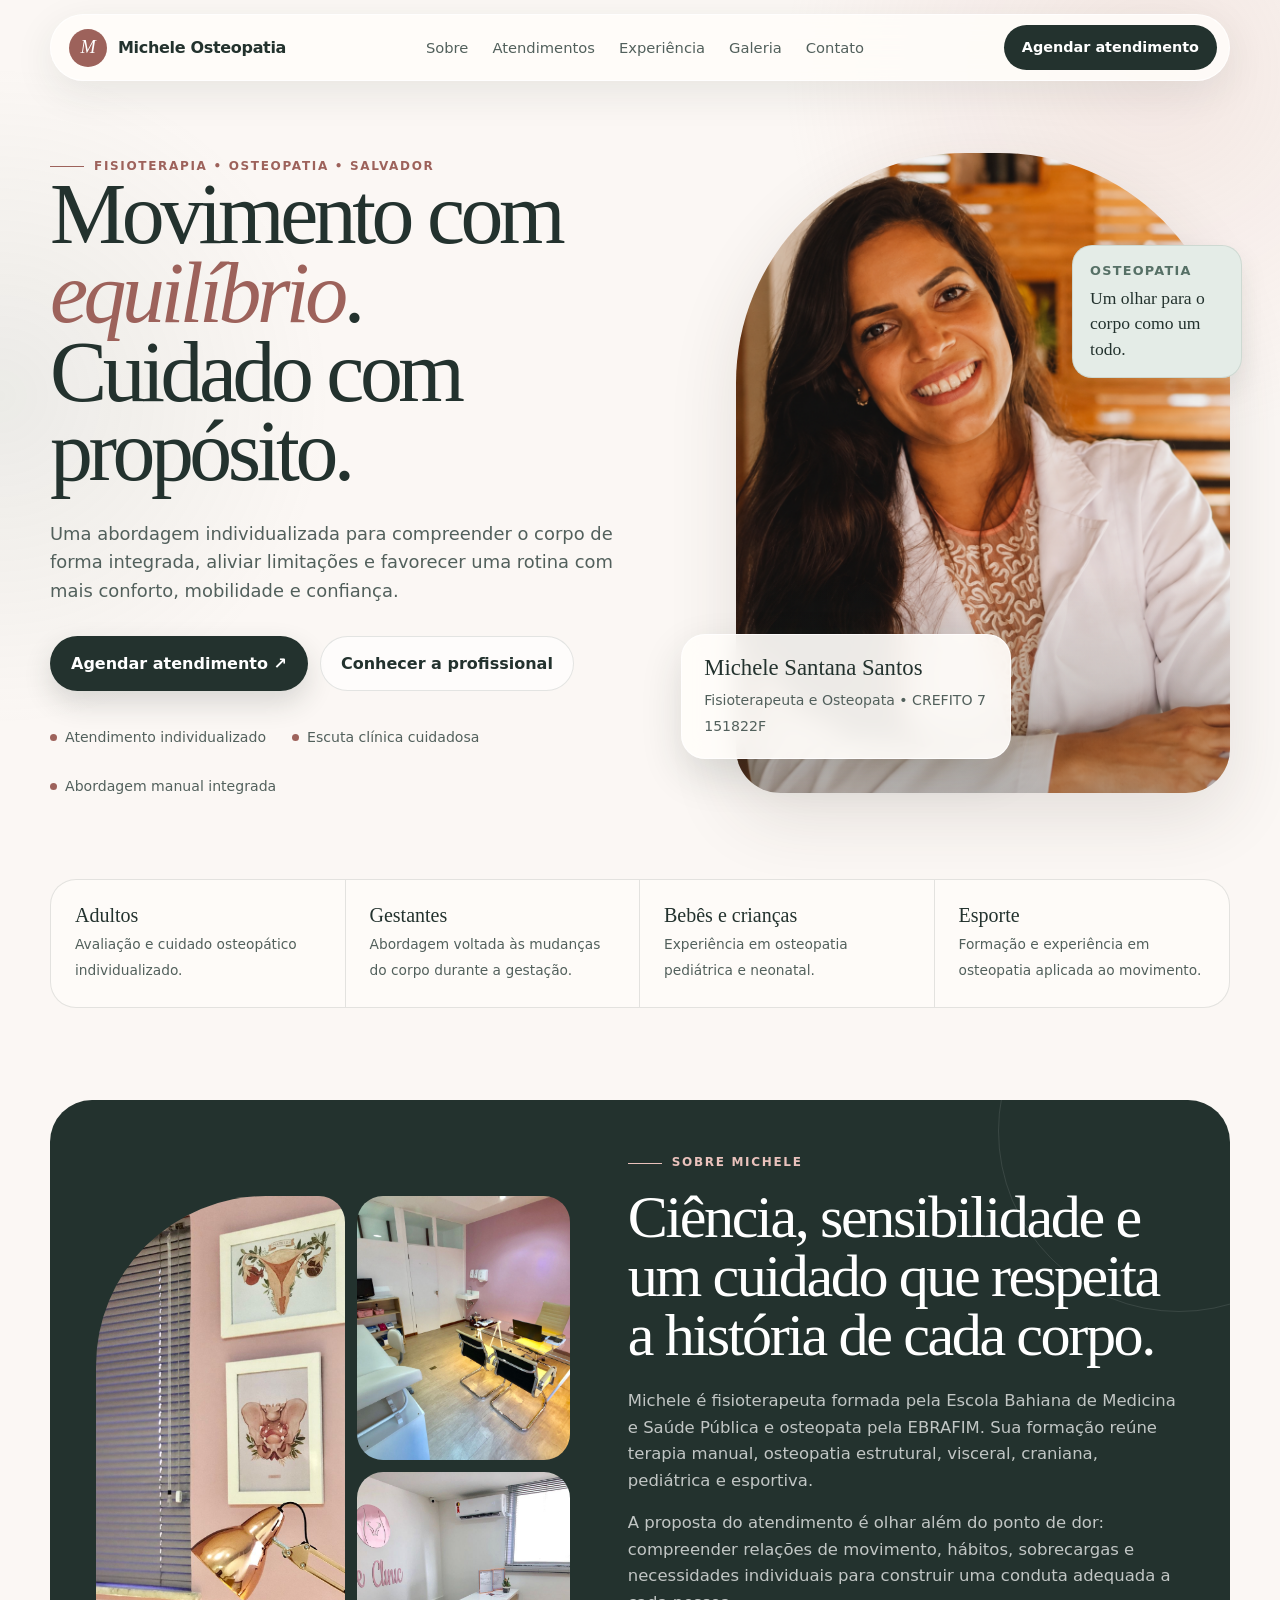
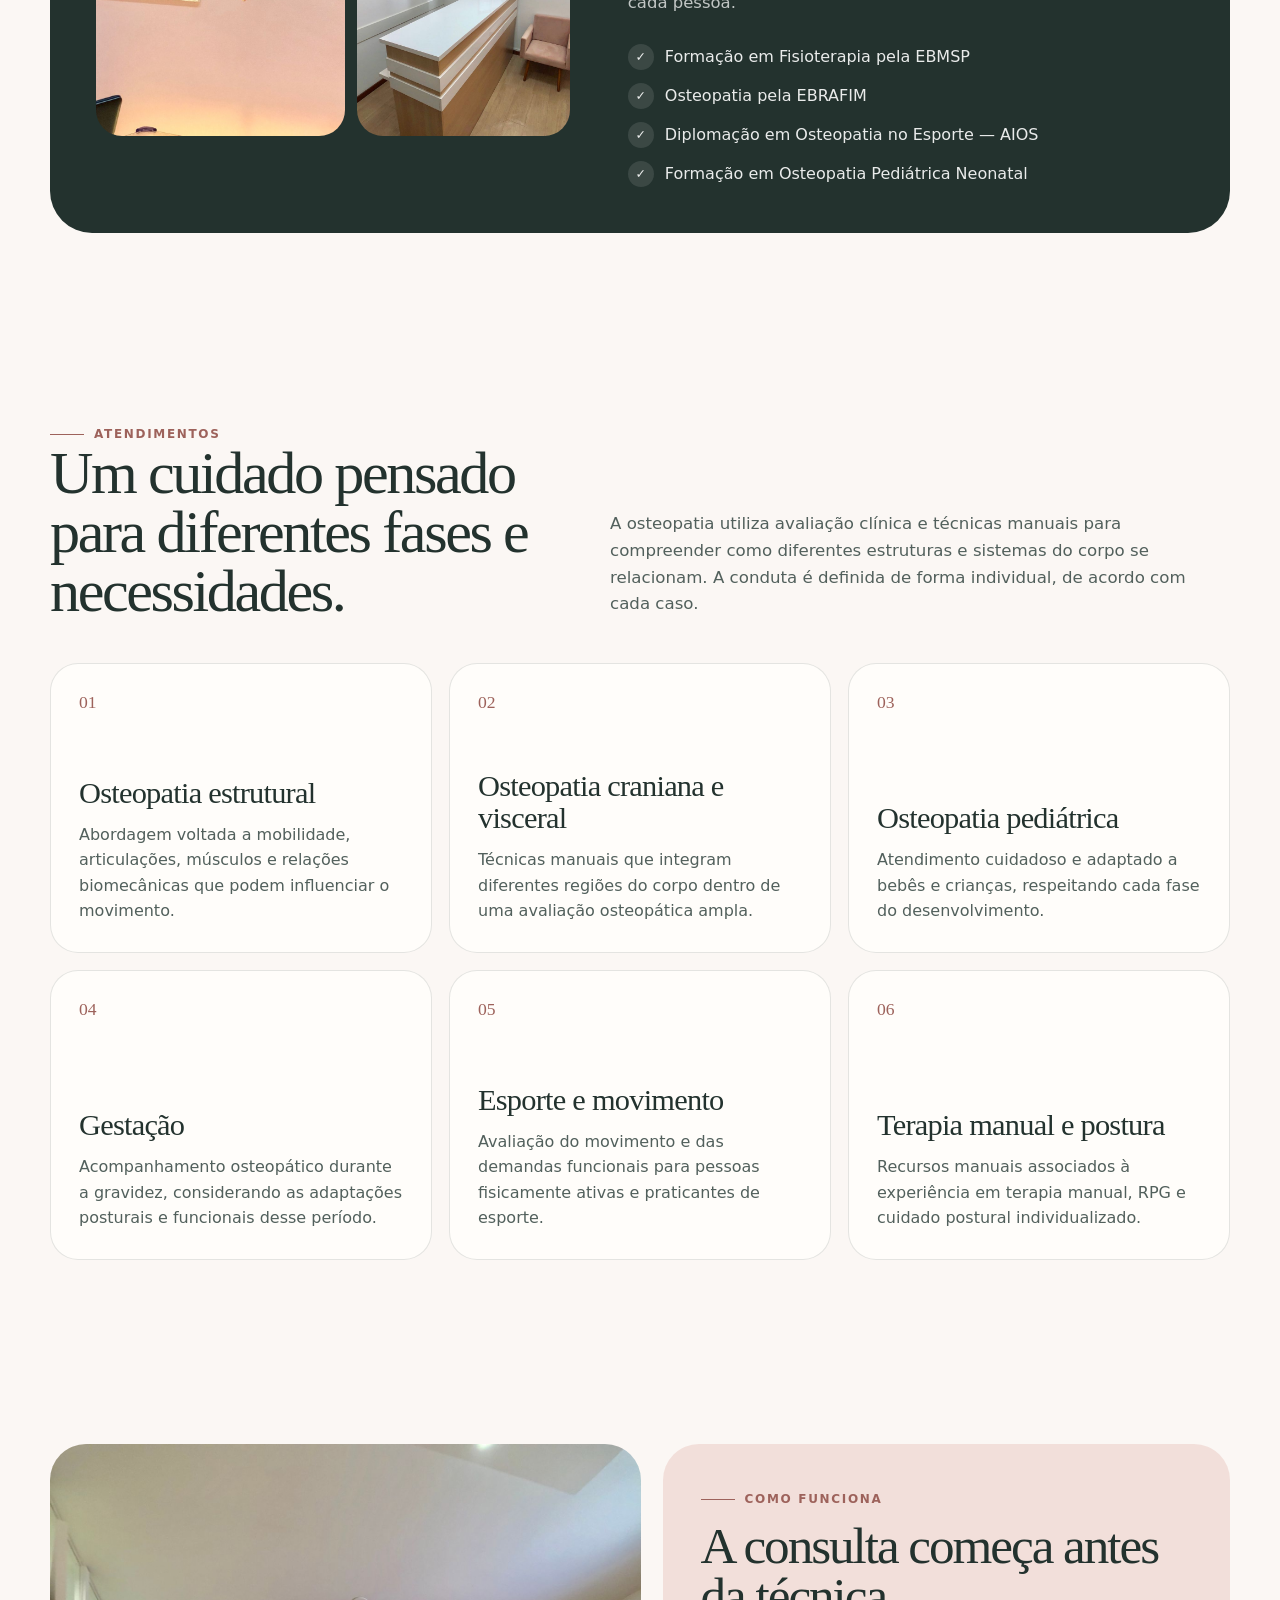
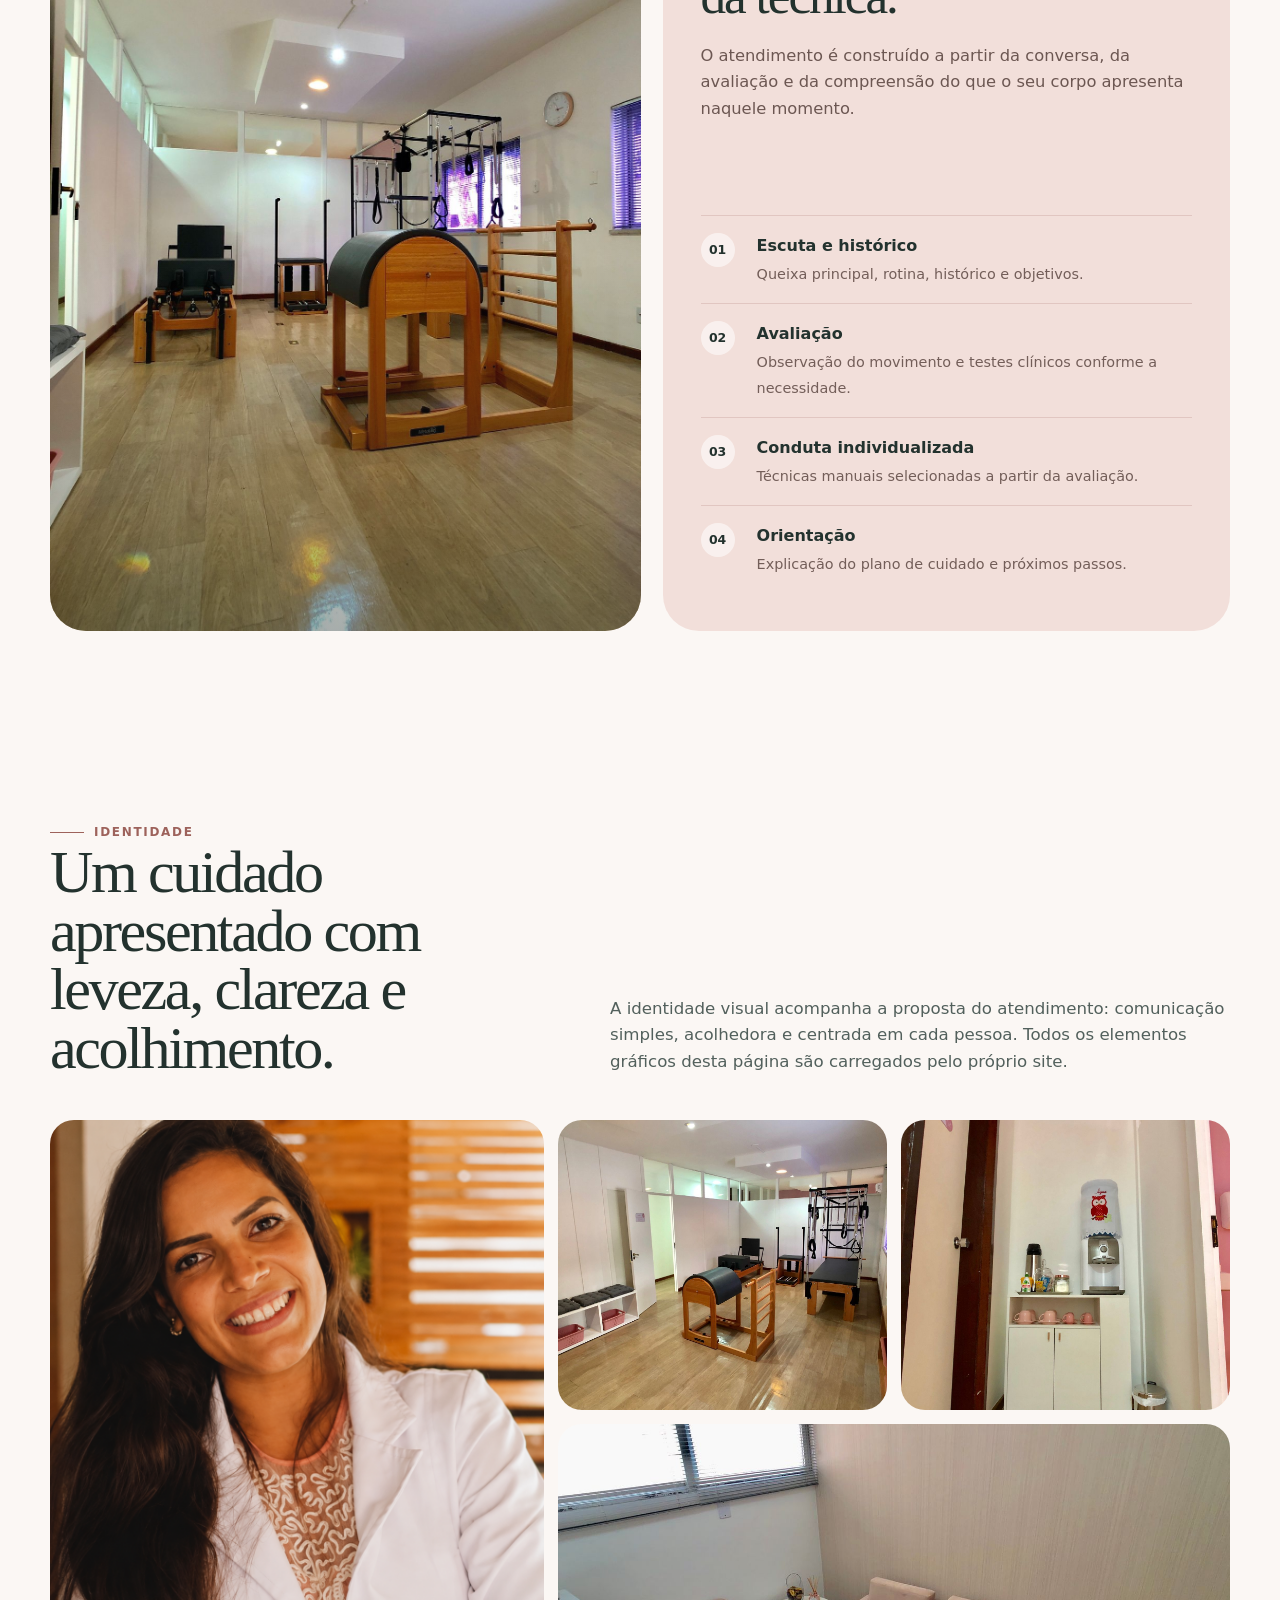
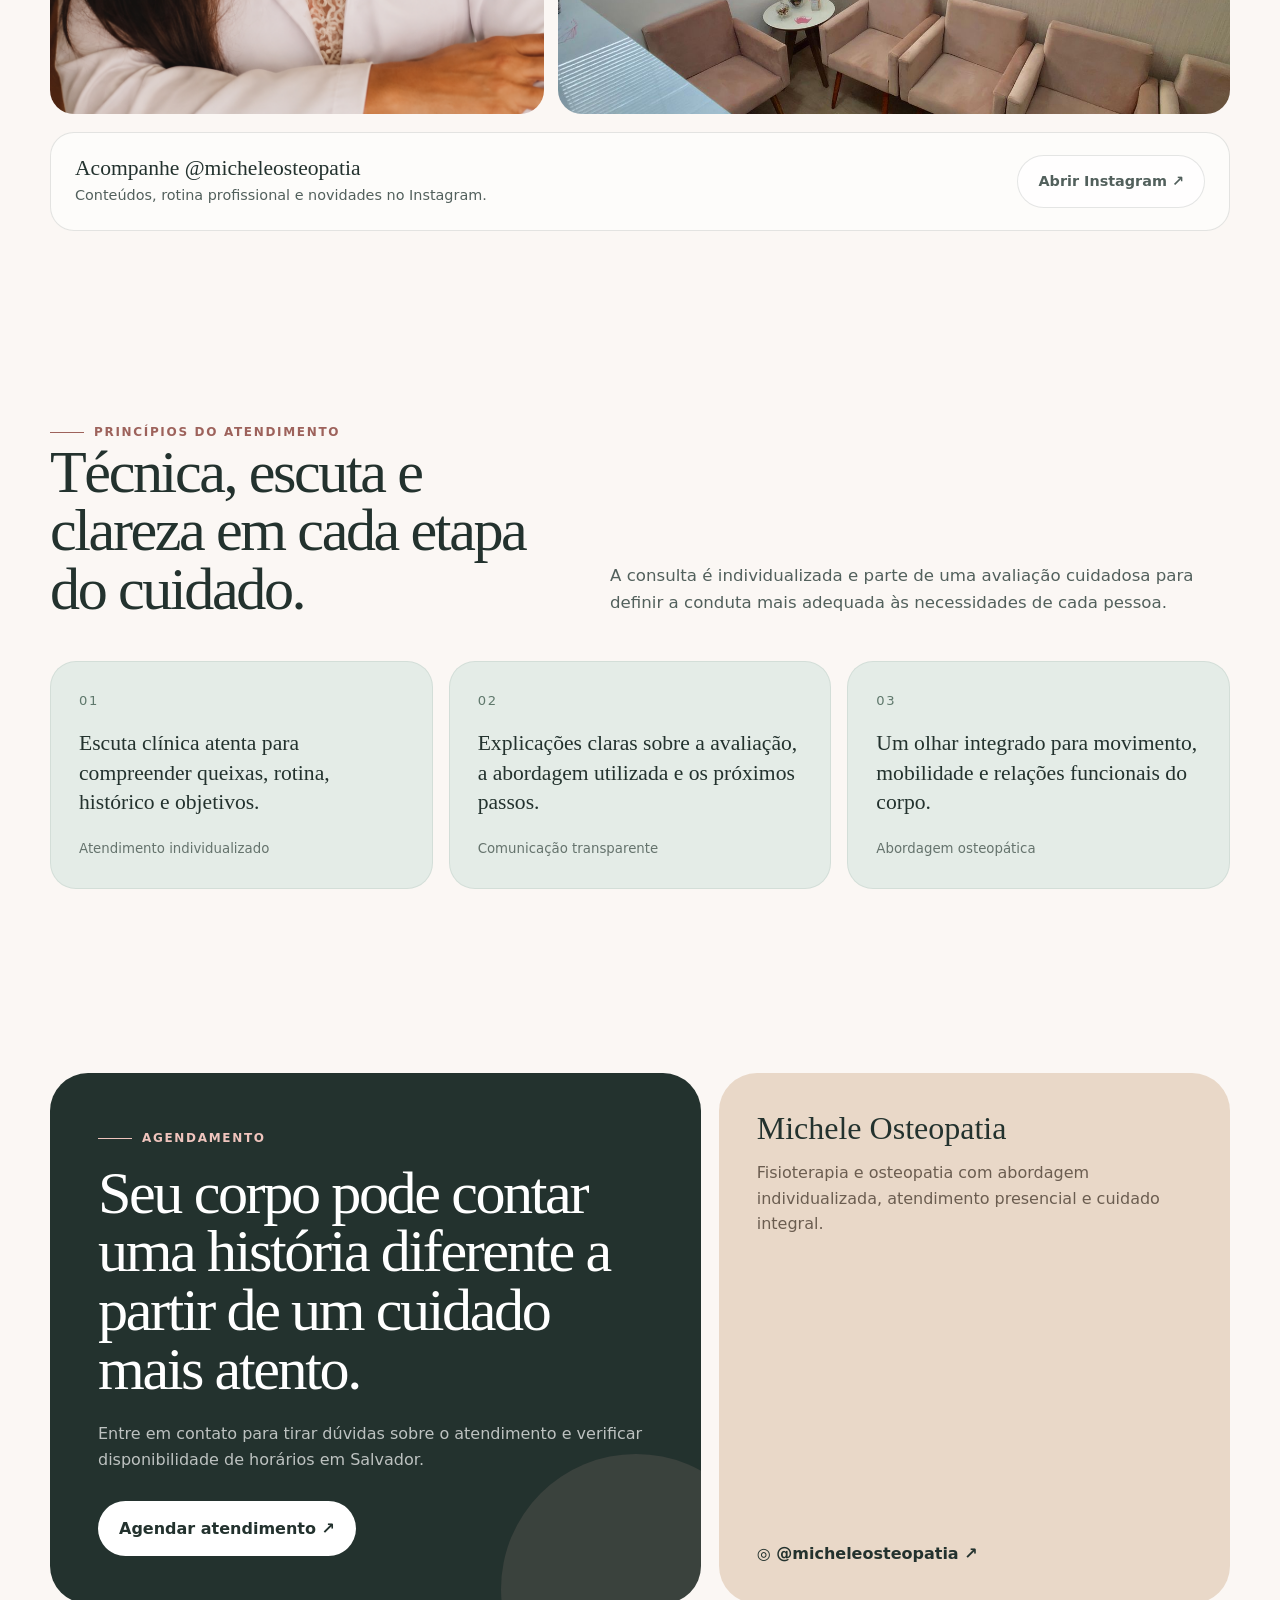
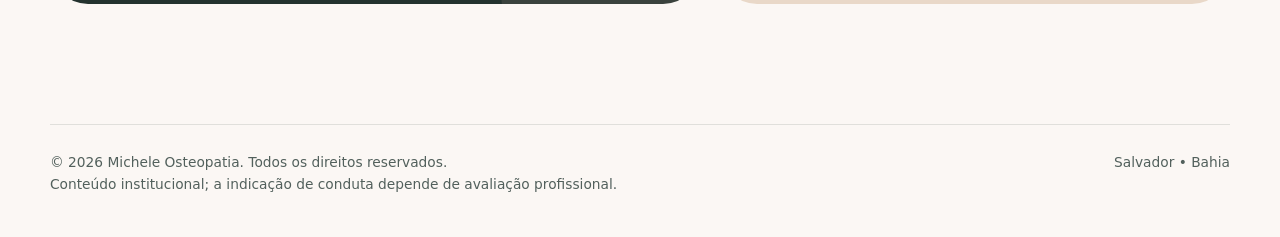
<file: index.html>
<!doctype html>
<html lang="pt-BR" class="no-js">
<head>
  <meta charset="utf-8" />
  <meta name="viewport" content="width=device-width, initial-scale=1" />
  <meta name="description" content="Michele Santana Santos — fisioterapia e osteopatia em Salvador. Atendimento individualizado, cuidado integral e abordagem manual." />
  <meta name="robots" content="index, follow, max-image-preview:large" />
  <meta name="author" content="Michele Osteopatia" />
  <meta name="theme-color" content="#f8f2ef" />
  <meta name="color-scheme" content="light" />
  <meta name="format-detection" content="telephone=no" />

  <meta property="og:locale" content="pt_BR" />
  <meta property="og:type" content="website" />
  <meta property="og:site_name" content="Michele Osteopatia" />
  <meta property="og:title" content="Michele Osteopatia | Salvador" />
  <meta property="og:description" content="Fisioterapia e osteopatia com atendimento individualizado, cuidado integral e abordagem manual em Salvador." />
  <meta property="og:image" content="assets/images/og-cover.jpg" />
  <meta property="og:image:width" content="1200" />
  <meta property="og:image:height" content="630" />
  <meta property="og:image:alt" content="Michele Osteopatia — fisioterapia e osteopatia em Salvador" />

  <meta name="twitter:card" content="summary_large_image" />
  <meta name="twitter:title" content="Michele Osteopatia | Salvador" />
  <meta name="twitter:description" content="Fisioterapia e osteopatia com atendimento individualizado em Salvador." />
  <meta name="twitter:image" content="assets/images/og-cover.jpg" />

  <link rel="icon" href="assets/images/favicon.svg" type="image/svg+xml" />
  <link rel="apple-touch-icon" href="assets/images/apple-touch-icon.png" />
  <link rel="manifest" href="site.webmanifest" />
  <link rel="preload" href="assets/images/michele-portrait.webp" as="image" type="image/webp" />
  <link rel="stylesheet" href="assets/css/styles.css" />

  <title>Michele Osteopatia | Fisioterapia e Osteopatia em Salvador</title>

  <script type="application/ld+json">
  {
    "@context": "https://schema.org",
    "@type": "Person",
    "name": "Michele Santana Santos",
    "jobTitle": "Fisioterapeuta e Osteopata",
    "identifier": "CREFITO 7 151822F",
    "areaServed": "Salvador, Bahia",
    "sameAs": ["https://www.instagram.com/micheleosteopatia"],
    "knowsAbout": [
      "Osteopatia estrutural",
      "Osteopatia visceral",
      "Osteopatia craniana",
      "Osteopatia pediátrica neonatal",
      "Osteopatia no esporte",
      "Terapia manual e postural"
    ]
  }
  </script>
</head>
<body>
  <a class="skip-link" href="#conteudo">Pular para o conteúdo</a>
  <div class="nav-shell">
    <nav aria-label="Navegação principal">
      <a class="brand" href="#inicio" aria-label="Michele Osteopatia — início">
        <span class="brand-mark">M</span>
        <span>Michele Osteopatia</span>
      </a>
      <div class="nav-links" id="navLinks">
        <a href="#sobre">Sobre</a>
        <a href="#atendimentos">Atendimentos</a>
        <a href="#espaco">Experiência</a>
        <a href="#galeria">Galeria</a>
        <a href="#contato">Contato</a>
      </div>
      <a class="nav-cta desktop" href="https://sandwiche.me/micheleosteopatia" target="_blank" rel="noopener">Agendar atendimento</a>
      <button class="menu" id="menu" type="button" aria-label="Abrir menu" aria-controls="navLinks" aria-expanded="false">☰</button>
    </nav>
  </div>

  <main id="conteudo">
    <section class="hero" id="inicio">
      <div class="container hero-grid">
        <div class="reveal">
          <span class="eyebrow">Fisioterapia • Osteopatia • Salvador</span>
          <h1>Movimento com <em>equilíbrio</em>. Cuidado com propósito.</h1>
          <p class="hero-copy">Uma abordagem individualizada para compreender o corpo de forma integrada, aliviar limitações e favorecer uma rotina com mais conforto, mobilidade e confiança.</p>
          <div class="hero-actions">
            <a class="btn btn-primary" href="https://sandwiche.me/micheleosteopatia" target="_blank" rel="noopener">Agendar atendimento ↗</a>
            <a class="btn btn-soft" href="#sobre">Conhecer a profissional</a>
          </div>
          <div class="trust">
            <span><i></i> Atendimento individualizado</span>
            <span><i></i> Escuta clínica cuidadosa</span>
            <span><i></i> Abordagem manual integrada</span>
          </div>
        </div>

        <div class="hero-visual reveal">
          <div class="hero-photo">
            <picture>
              <source srcset="assets/images/michele-portrait.webp" type="image/webp" />
              <img src="assets/images/michele-portrait.png" alt="Michele Santana Santos, fisioterapeuta e osteopata" width="512" height="700" loading="eager" fetchpriority="high" decoding="async" />
            </picture>
          </div>
          <div class="micro-card">
            <b>Osteopatia</b>
            <span>Um olhar para o corpo como um todo.</span>
          </div>
          <div class="photo-badge">
            <strong>Michele Santana Santos</strong>
            <span>Fisioterapeuta e Osteopata • CREFITO 7 151822F</span>
          </div>
        </div>
      </div>
    </section>

    <div class="container reveal">
      <div class="feature-strip">
        <div class="feature"><b>Adultos</b><span>Avaliação e cuidado osteopático individualizado.</span></div>
        <div class="feature"><b>Gestantes</b><span>Abordagem voltada às mudanças do corpo durante a gestação.</span></div>
        <div class="feature"><b>Bebês e crianças</b><span>Experiência em osteopatia pediátrica e neonatal.</span></div>
        <div class="feature"><b>Esporte</b><span>Formação e experiência em osteopatia aplicada ao movimento.</span></div>
      </div>
    </div>

    <section id="sobre">
      <div class="container">
        <div class="about reveal">
          <div class="about-gallery">
            <figure><img src="assets/images/about1.jpg" alt="Detalhe acolhedor do espaço de atendimento" loading="lazy" /></figure>
            <figure><img src="assets/images/about2.jpg" alt="Consultório de atendimento" loading="lazy" /></figure>
            <figure><img src="assets/images/about3.jpg" alt="Recepção da clínica" loading="lazy" /></figure>
          </div>
          <div class="about-copy">
            <span class="eyebrow">Sobre Michele</span>
            <h2>Ciência, sensibilidade e um cuidado que respeita a história de cada corpo.</h2>
            <p>Michele é fisioterapeuta formada pela Escola Bahiana de Medicina e Saúde Pública e osteopata pela EBRAFIM. Sua formação reúne terapia manual, osteopatia estrutural, visceral, craniana, pediátrica e esportiva.</p>
            <p>A proposta do atendimento é olhar além do ponto de dor: compreender relações de movimento, hábitos, sobrecargas e necessidades individuais para construir uma conduta adequada a cada pessoa.</p>
            <div class="credentials">
              <span><i>✓</i>Formação em Fisioterapia pela EBMSP</span>
              <span><i>✓</i>Osteopatia pela EBRAFIM</span>
              <span><i>✓</i>Diplomação em Osteopatia no Esporte — AIOS</span>
              <span><i>✓</i>Formação em Osteopatia Pediátrica Neonatal</span>
            </div>
          </div>
        </div>
      </div>
    </section>

    <section id="atendimentos">
      <div class="container">
        <div class="section-head reveal">
          <div><span class="eyebrow">Atendimentos</span><h2>Um cuidado pensado para diferentes fases e necessidades.</h2></div>
          <p class="section-lead">A osteopatia utiliza avaliação clínica e técnicas manuais para compreender como diferentes estruturas e sistemas do corpo se relacionam. A conduta é definida de forma individual, de acordo com cada caso.</p>
        </div>
        <div class="services">
          <article class="service reveal"><span class="num">01</span><div><h3>Osteopatia estrutural</h3><p>Abordagem voltada a mobilidade, articulações, músculos e relações biomecânicas que podem influenciar o movimento.</p></div></article>
          <article class="service reveal"><span class="num">02</span><div><h3>Osteopatia craniana e visceral</h3><p>Técnicas manuais que integram diferentes regiões do corpo dentro de uma avaliação osteopática ampla.</p></div></article>
          <article class="service reveal"><span class="num">03</span><div><h3>Osteopatia pediátrica</h3><p>Atendimento cuidadoso e adaptado a bebês e crianças, respeitando cada fase do desenvolvimento.</p></div></article>
          <article class="service reveal"><span class="num">04</span><div><h3>Gestação</h3><p>Acompanhamento osteopático durante a gravidez, considerando as adaptações posturais e funcionais desse período.</p></div></article>
          <article class="service reveal"><span class="num">05</span><div><h3>Esporte e movimento</h3><p>Avaliação do movimento e das demandas funcionais para pessoas fisicamente ativas e praticantes de esporte.</p></div></article>
          <article class="service reveal"><span class="num">06</span><div><h3>Terapia manual e postura</h3><p>Recursos manuais associados à experiência em terapia manual, RPG e cuidado postural individualizado.</p></div></article>
        </div>
      </div>
    </section>

    <section id="espaco">
      <div class="container experience-grid">
        <div class="room-photo reveal">
          <img src="assets/images/room.jpg" alt="Espaço preparado para avaliação e movimento" loading="lazy" />
        </div>
        <div class="experience-card reveal">
          <div>
            <span class="eyebrow">Como funciona</span>
            <h2>A consulta começa antes da técnica.</h2>
            <p>O atendimento é construído a partir da conversa, da avaliação e da compreensão do que o seu corpo apresenta naquele momento.</p>
          </div>
          <div class="steps">
            <div class="step"><b>01</b><div><strong>Escuta e histórico</strong><span>Queixa principal, rotina, histórico e objetivos.</span></div></div>
            <div class="step"><b>02</b><div><strong>Avaliação</strong><span>Observação do movimento e testes clínicos conforme a necessidade.</span></div></div>
            <div class="step"><b>03</b><div><strong>Conduta individualizada</strong><span>Técnicas manuais selecionadas a partir da avaliação.</span></div></div>
            <div class="step"><b>04</b><div><strong>Orientação</strong><span>Explicação do plano de cuidado e próximos passos.</span></div></div>
          </div>
        </div>
      </div>
    </section>

    <section id="galeria">
      <div class="container">
        <div class="section-head reveal">
          <div><span class="eyebrow">Identidade</span><h2>Um cuidado apresentado com leveza, clareza e acolhimento.</h2></div>
          <p class="section-lead">A identidade visual acompanha a proposta do atendimento: comunicação simples, acolhedora e centrada em cada pessoa. Todos os elementos gráficos desta página são carregados pelo próprio site.</p>
        </div>
        <div class="gallery reveal">
          <figure><img src="assets/images/michele-portrait.png" alt="Retrato profissional de Michele" loading="lazy"><span class="gallery-overlay">Michele Santana Santos</span></figure>
          <figure><img src="assets/images/gallery2.jpg" alt="Sala para atividades terapêuticas" loading="lazy"><span class="gallery-overlay">Espaço de movimento</span></figure>
          <figure><img src="assets/images/gallery3.jpg" alt="Detalhe do ambiente de atendimento" loading="lazy"><span class="gallery-overlay">Cuidado nos detalhes</span></figure>
          <figure><img src="assets/images/gallery4.jpg" alt="Área de espera do espaço clínico" loading="lazy"><span class="gallery-overlay">Ambiente acolhedor</span></figure>
        </div>
        <a class="instagram-bar reveal" href="https://www.instagram.com/micheleosteopatia" target="_blank" rel="noopener">
          <div><strong>Acompanhe @micheleosteopatia</strong><br><span>Conteúdos, rotina profissional e novidades no Instagram.</span></div>
          <span class="btn btn-soft">Abrir Instagram ↗</span>
        </a>
      </div>
    </section>

    <section id="principios">
      <div class="container">
        <div class="section-head reveal">
          <div><span class="eyebrow">Princípios do atendimento</span><h2>Técnica, escuta e clareza em cada etapa do cuidado.</h2></div>
          <p class="section-lead">A consulta é individualizada e parte de uma avaliação cuidadosa para definir a conduta mais adequada às necessidades de cada pessoa.</p>
        </div>
        <div class="reviews">
          <article class="review reveal"><div class="stars" aria-hidden="true">01</div><p>Escuta clínica atenta para compreender queixas, rotina, histórico e objetivos.</p><small>Atendimento individualizado</small></article>
          <article class="review reveal"><div class="stars" aria-hidden="true">02</div><p>Explicações claras sobre a avaliação, a abordagem utilizada e os próximos passos.</p><small>Comunicação transparente</small></article>
          <article class="review reveal"><div class="stars" aria-hidden="true">03</div><p>Um olhar integrado para movimento, mobilidade e relações funcionais do corpo.</p><small>Abordagem osteopática</small></article>
        </div>
      </div>
    </section>

    <section id="contato">
      <div class="container cta">
        <div class="cta-main reveal">
          <span class="eyebrow">Agendamento</span>
          <h2>Seu corpo pode contar uma história diferente a partir de um cuidado mais atento.</h2>
          <p>Entre em contato para tirar dúvidas sobre o atendimento e verificar disponibilidade de horários em Salvador.</p>
          <a class="btn" href="https://sandwiche.me/micheleosteopatia" target="_blank" rel="noopener">Agendar atendimento ↗</a>
        </div>
        <div class="cta-side reveal">
          <div><h3>Michele Osteopatia</h3><p>Fisioterapia e osteopatia com abordagem individualizada, atendimento presencial e cuidado integral.</p></div>
          <a class="handle" href="https://www.instagram.com/micheleosteopatia" target="_blank" rel="noopener">◎ @micheleosteopatia ↗</a>
        </div>
      </div>
    </section>
  </main>

  <footer>
    <div class="container footer-row"><span>© 2026 Michele Osteopatia. Todos os direitos reservados.<br>Conteúdo institucional; a indicação de conduta depende de avaliação profissional.</span><span>Salvador • Bahia</span></div>
  </footer>

  <script src="assets/js/main.js" defer></script>
</body>
</html>
</file>
<file: assets/css/styles.css>
:root{
      --bg:#fbf7f4;
      --paper:#fffdfa;
      --ink:#23322e;
      --ink-2:#52605c;
      --rose:#d9a8a0;
      --rose-soft:#f2dfda;
      --rose-deep:#9d625b;
      --sage:#7e968a;
      --sage-soft:#e4ece7;
      --sand:#e9d8c8;
      --line:rgba(35,50,46,.12);
      --shadow:0 24px 70px rgba(56,48,43,.12);
      --radius:30px;
      --container:1180px;
    }

    *{box-sizing:border-box}
    html{scroll-behavior:smooth}
    body{margin:0;font-family:Inter,ui-sans-serif,system-ui,-apple-system,BlinkMacSystemFont,"Segoe UI",sans-serif;background:var(--bg);color:var(--ink);line-height:1.6;overflow-x:hidden}
    body:before{content:"";position:fixed;inset:0;pointer-events:none;background:radial-gradient(circle at 90% 8%,rgba(217,168,160,.20),transparent 26%),radial-gradient(circle at 0 44%,rgba(126,150,138,.12),transparent 24%);z-index:-1}
    a{color:inherit;text-decoration:none}
    img{display:block;width:100%;height:100%;object-fit:cover}
    button{font:inherit}
    .container{width:min(calc(100% - 40px),var(--container));margin-inline:auto}
    .serif{font-family:Georgia,"Times New Roman",serif}
    .eyebrow{display:inline-flex;align-items:center;gap:10px;text-transform:uppercase;letter-spacing:.14em;font-size:.75rem;font-weight:800;color:var(--rose-deep)}
    .eyebrow:before{content:"";width:34px;height:1px;background:currentColor}
    .muted{color:var(--ink-2)}

    .nav-shell{position:sticky;top:0;z-index:30;padding-top:14px}
    nav{width:min(calc(100% - 28px),var(--container));margin:auto;padding:10px 12px 10px 18px;border-radius:999px;background:rgba(255,253,250,.86);backdrop-filter:blur(18px);border:1px solid rgba(255,255,255,.8);box-shadow:0 12px 40px rgba(35,50,46,.09);display:flex;align-items:center;justify-content:space-between;gap:18px}
    .brand{display:flex;align-items:center;gap:11px;font-weight:800;letter-spacing:-.02em;white-space:nowrap}
    .brand-mark{width:38px;height:38px;border-radius:50%;display:grid;place-items:center;background:var(--rose-deep);color:white;font:italic 1.15rem Georgia,serif}
    .nav-links{display:flex;align-items:center;gap:24px;color:var(--ink-2);font-size:.92rem}
    .nav-links a:hover{color:var(--ink)}
    .nav-cta{padding:11px 18px;border-radius:999px;background:var(--ink);color:white;font-weight:760;font-size:.9rem}
    .menu{display:none;width:42px;height:42px;border:0;border-radius:50%;background:var(--ink);color:white;cursor:pointer}

    .hero{padding:68px 0 82px}
    .hero-grid{display:grid;grid-template-columns:1.02fr .98fr;gap:60px;align-items:center}
    h1,h2,h3,p{margin-top:0}
    h1{font:500 clamp(3.3rem,6.7vw,6.55rem)/.92 Georgia,serif;letter-spacing:-.052em;margin-bottom:28px}
    h1 em{font-weight:400;color:var(--rose-deep)}
    .hero-copy{font-size:1.12rem;color:var(--ink-2);max-width:640px;margin-bottom:30px}
    .hero-actions{display:flex;flex-wrap:wrap;gap:12px}
    .btn{display:inline-flex;align-items:center;justify-content:center;gap:9px;padding:14px 20px;border-radius:999px;font-weight:780;transition:.2s ease;border:1px solid transparent}
    .btn-primary{background:var(--ink);color:white;box-shadow:0 12px 28px rgba(35,50,46,.16)}
    .btn-primary:hover{transform:translateY(-2px);background:#30473f}
    .btn-soft{background:rgba(255,255,255,.66);border-color:var(--line)}
    .btn-soft:hover{background:white}
    .trust{display:flex;gap:26px;flex-wrap:wrap;margin-top:35px;color:var(--ink-2);font-size:.88rem}
    .trust span{display:flex;gap:8px;align-items:center}
    .trust i{width:7px;height:7px;border-radius:50%;background:var(--rose-deep)}

    .hero-visual{position:relative;min-height:640px}
    .hero-photo{position:absolute;inset:0 0 0 10%;border-radius:230px 230px 44px 44px;overflow:hidden;background:linear-gradient(160deg,var(--rose-soft),var(--sage-soft));box-shadow:var(--shadow)}
    .hero-photo img{object-position:center 30%}
    .hero-photo:after{content:"";position:absolute;inset:0;background:linear-gradient(to top,rgba(35,50,46,.22),transparent 34%)}
    .photo-badge{position:absolute;left:0;bottom:34px;width:min(330px,75%);background:rgba(255,253,250,.92);backdrop-filter:blur(12px);padding:20px 22px;border-radius:24px;box-shadow:0 16px 42px rgba(35,50,46,.14);border:1px solid rgba(255,255,255,.8)}
    .photo-badge strong{font:500 1.42rem Georgia,serif;display:block;line-height:1.15;margin-bottom:6px}
    .photo-badge span{font-size:.88rem;color:var(--ink-2)}
    .micro-card{position:absolute;right:-12px;top:92px;background:var(--sage-soft);border:1px solid rgba(126,150,138,.22);border-radius:20px;padding:15px 17px;width:170px;box-shadow:0 12px 28px rgba(35,50,46,.09)}
    .micro-card b{display:block;font-size:.8rem;text-transform:uppercase;letter-spacing:.1em;color:#567066;margin-bottom:4px}
    .micro-card span{font:500 1.1rem Georgia,serif;line-height:1.2}

    section{padding:92px 0}
    .section-head{display:grid;grid-template-columns:.85fr 1.15fr;gap:50px;align-items:end;margin-bottom:42px}
    h2{font:500 clamp(2.5rem,4.7vw,4.5rem)/.98 Georgia,serif;letter-spacing:-.04em;margin-bottom:0}
    .section-lead{max-width:620px;margin:0 0 3px auto;color:var(--ink-2);font-size:1.04rem}

    .feature-strip{display:grid;grid-template-columns:repeat(4,1fr);border:1px solid var(--line);border-radius:26px;overflow:hidden;background:rgba(255,253,250,.68)}
    .feature{padding:24px;border-right:1px solid var(--line)}
    .feature:last-child{border-right:0}
    .feature b{display:block;font:500 1.25rem Georgia,serif;margin-bottom:4px}
    .feature span{font-size:.86rem;color:var(--ink-2)}

    .about{background:var(--ink);color:white;border-radius:42px;padding:46px;display:grid;grid-template-columns:.92fr 1.08fr;gap:58px;align-items:center;position:relative;overflow:hidden}
    .about:after{content:"";position:absolute;width:360px;height:360px;border-radius:50%;border:1px solid rgba(255,255,255,.1);right:-130px;top:-150px}
    .about-gallery{height:540px;display:grid;grid-template-columns:1.08fr .92fr;grid-template-rows:1fr 1fr;gap:12px;position:relative;z-index:1}
    .about-gallery figure{margin:0;overflow:hidden;border-radius:26px;background:#d8cec4}
    .about-gallery figure:first-child{grid-row:1/3;border-radius:170px 26px 26px 26px}
    .about-gallery img{transition:transform .5s ease}
    .about-gallery figure:hover img{transform:scale(1.025)}
    .about-copy{position:relative;z-index:1}
    .about-copy .eyebrow{color:#e9c2bc}
    .about-copy h2{margin:15px 0 24px}
    .about-copy p{color:rgba(255,255,255,.72);font-size:1.03rem}
    .credentials{display:grid;gap:13px;margin-top:28px}
    .credentials span{display:flex;align-items:flex-start;gap:11px;color:rgba(255,255,255,.9)}
    .credentials i{font-style:normal;width:26px;height:26px;flex:0 0 26px;border-radius:50%;display:grid;place-items:center;background:rgba(255,255,255,.11);font-size:.78rem}

    .services{display:grid;grid-template-columns:repeat(3,1fr);gap:17px}
    .service{background:var(--paper);border:1px solid var(--line);border-radius:28px;padding:28px;min-height:290px;display:flex;flex-direction:column;justify-content:space-between;transition:.23s ease}
    .service:hover{transform:translateY(-5px);box-shadow:var(--shadow)}
    .service .num{color:var(--rose-deep);font:500 1.1rem Georgia,serif}
    .service h3{font:500 1.9rem/1.05 Georgia,serif;margin:50px 0 12px;letter-spacing:-.025em}
    .service p{color:var(--ink-2);margin-bottom:0}

    .experience-grid{display:grid;grid-template-columns:1.02fr .98fr;gap:22px;align-items:stretch}
    .room-photo{min-height:520px;border-radius:36px;overflow:hidden;position:relative;background:#ddd}
    .room-photo:after{content:"";position:absolute;inset:0;background:linear-gradient(to top,rgba(35,50,46,.40),transparent 50%)}
    .room-caption{position:absolute;left:28px;right:28px;bottom:26px;color:white;z-index:1}
    .room-caption span{font-size:.78rem;text-transform:uppercase;letter-spacing:.14em;font-weight:800;opacity:.82}
    .room-caption h3{font:500 2.25rem/1.04 Georgia,serif;margin:8px 0 0;max-width:470px}
    .experience-card{border-radius:36px;background:var(--rose-soft);padding:38px;display:flex;flex-direction:column;justify-content:space-between}
    .experience-card h2{margin:12px 0 22px;font-size:clamp(2.4rem,4vw,3.8rem)}
    .experience-card p{color:#6c5752;font-size:1.02rem}
    .steps{display:grid;gap:0;margin-top:30px}
    .step{display:grid;grid-template-columns:42px 1fr;gap:14px;padding:17px 0;border-top:1px solid rgba(157,98,91,.2)}
    .step b{width:34px;height:34px;border-radius:50%;display:grid;place-items:center;background:rgba(255,255,255,.55);font-size:.78rem}
    .step strong{display:block;margin-bottom:2px}
    .step span{font-size:.9rem;color:#735e59}

    .gallery{display:grid;grid-template-columns:1.2fr .8fr .8fr;grid-template-rows:290px 290px;gap:14px}
    .gallery figure{margin:0;border-radius:24px;overflow:hidden;background:#ddd;position:relative}
    .gallery figure:first-child{grid-row:1/3}
    .gallery figure:nth-child(4){grid-column:2/4}
    .gallery img{transition:transform .5s ease}
    .gallery figure:hover img{transform:scale(1.03)}
    .gallery-overlay{position:absolute;inset:auto 12px 12px 12px;background:rgba(255,253,250,.88);backdrop-filter:blur(10px);border-radius:15px;padding:11px 13px;font-size:.82rem;color:var(--ink-2);opacity:0;transform:translateY(4px);transition:.2s ease}
    .gallery figure:hover .gallery-overlay{opacity:1;transform:none}
    .instagram-bar{margin-top:18px;display:flex;justify-content:space-between;gap:20px;align-items:center;padding:22px 24px;border:1px solid var(--line);border-radius:24px;background:rgba(255,255,255,.56)}
    .instagram-bar strong{font:500 1.35rem Georgia,serif}
    .instagram-bar span{color:var(--ink-2);font-size:.9rem}

    .reviews{display:grid;grid-template-columns:1fr 1fr 1fr;gap:16px}
    .review{padding:28px;border-radius:26px;background:var(--sage-soft);border:1px solid rgba(126,150,138,.16)}
    .review .stars{letter-spacing:.13em;font-size:.82rem;color:#5f786c;margin-bottom:18px}
    .review p{font:500 1.35rem/1.35 Georgia,serif;margin-bottom:18px}
    .review small{color:#65736d}

    .cta{display:grid;grid-template-columns:1.12fr .88fr;gap:18px}
    .cta-main{padding:48px;border-radius:38px;background:var(--ink);color:white;position:relative;overflow:hidden}
    .cta-main:after{content:"";position:absolute;width:270px;height:270px;border-radius:50%;background:rgba(217,168,160,.13);right:-70px;bottom:-120px}
    .cta-main .eyebrow{color:#efc4bd}
    .cta-main h2{margin:15px 0 22px;max-width:700px}
    .cta-main p{color:rgba(255,255,255,.7);max-width:650px}
    .cta-main .btn{margin-top:12px;background:white;color:var(--ink);position:relative;z-index:1}
    .cta-side{border-radius:38px;background:var(--sand);padding:38px;display:flex;flex-direction:column;justify-content:space-between}
    .cta-side h3{font:500 2rem/1.08 Georgia,serif;margin-bottom:14px}
    .cta-side p{color:#6b5d50}
    .handle{display:inline-flex;align-items:center;gap:9px;font-weight:800;margin-top:22px}

    footer{padding:28px 0 42px;color:var(--ink-2);font-size:.86rem}
    .footer-row{display:flex;justify-content:space-between;gap:20px;border-top:1px solid var(--line);padding-top:26px}

    .reveal{opacity:1;transform:none}
    .js .reveal{opacity:0;transform:translateY(18px);transition:opacity .7s ease,transform .7s ease}
    .js .reveal.visible{opacity:1;transform:none}
    .skip-link{position:fixed;left:16px;top:12px;z-index:1000;padding:10px 14px;border-radius:12px;background:var(--ink);color:white;transform:translateY(-160%);transition:transform .2s ease}
    .skip-link:focus{transform:none}
    :focus-visible{outline:3px solid var(--rose-deep);outline-offset:4px;border-radius:8px}
    [id]{scroll-margin-top:92px}
    @media(prefers-reduced-motion:reduce){html{scroll-behavior:auto}.js .reveal,.service,.about-gallery img,.gallery img,.btn{transition:none!important;transform:none!important}.js .reveal{opacity:1!important}}

    @media(max-width:980px){
      .hero-grid,.section-head,.about,.experience-grid,.cta{grid-template-columns:1fr}
      .section-lead{margin-left:0}
      .hero{padding-top:46px}
      .hero-visual{min-height:570px;max-width:680px;width:100%;margin:auto}
      .feature-strip{grid-template-columns:1fr 1fr}
      .feature:nth-child(2){border-right:0}.feature:nth-child(-n+2){border-bottom:1px solid var(--line)}
      .services,.reviews{grid-template-columns:1fr 1fr}
      .about{padding:30px}
      .about-gallery{height:490px}
    }

    @media(max-width:720px){
      .container{width:min(calc(100% - 26px),var(--container))}
      .nav-links{display:none;position:absolute;left:14px;right:14px;top:70px;padding:18px;background:var(--paper);border:1px solid var(--line);border-radius:24px;box-shadow:var(--shadow);flex-direction:column;align-items:stretch}
      .nav-links.open{display:flex}.nav-cta.desktop{display:none}.menu{display:block}nav{position:relative}
      h1{font-size:clamp(3rem,15vw,4.7rem)}
      section{padding:70px 0}.hero{padding-bottom:58px}
      .hero-visual{min-height:480px}.hero-photo{inset:0 0 0 5%;border-radius:160px 160px 34px 34px}.micro-card{display:none}.photo-badge{left:0;bottom:20px;width:82%}
      .feature-strip,.services,.reviews{grid-template-columns:1fr}.feature{border-right:0;border-bottom:1px solid var(--line)}.feature:last-child{border-bottom:0}
      .about{border-radius:28px;padding:20px}.about-gallery{height:420px;grid-template-columns:1fr 1fr}.about-gallery figure:first-child{border-radius:120px 22px 22px 22px}
      .gallery{grid-template-columns:1fr 1fr;grid-template-rows:360px 210px 210px}.gallery figure:first-child{grid-column:1/3;grid-row:auto}.gallery figure:nth-child(4){grid-column:1/3}.gallery-overlay{display:none}
      .instagram-bar{align-items:flex-start;flex-direction:column}.room-photo{min-height:430px}.experience-card,.cta-main,.cta-side{padding:30px}.footer-row{flex-direction:column}
    }
.hero-photo picture{display:block;width:100%;height:100%}
</file>
